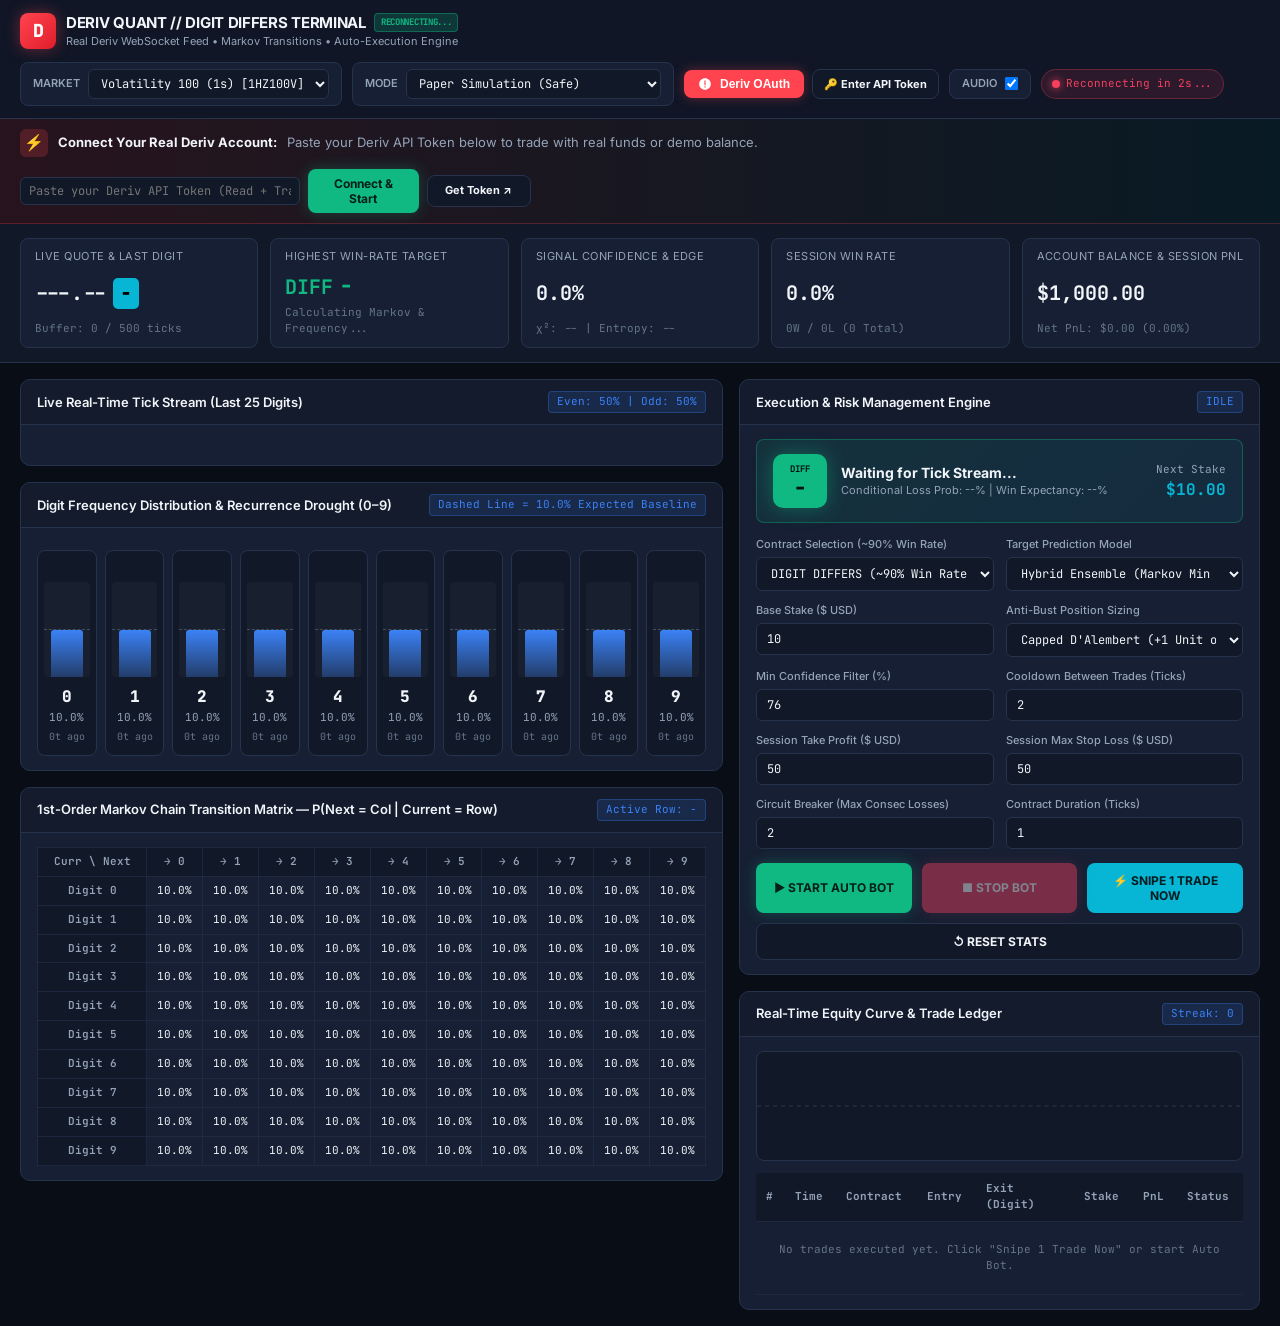
<file: index.html>
<!DOCTYPE html>
<html lang="en">
<head>
  <meta charset="UTF-8" />
  <meta name="viewport" content="width=device-width, initial-scale=1.0" />
  <title>Deriv Quant — Digit Statistics &amp; Real-Time Trading Terminal</title>
  <link rel="preconnect" href="https://fonts.googleapis.com">
  <link rel="preconnect" href="https://fonts.gstatic.com" crossorigin>
  <link href="https://fonts.googleapis.com/css2?family=Inter:wght@400;500;600;700&family=JetBrains+Mono:wght@400;600;700;800&display=swap" rel="stylesheet">
  <link rel="stylesheet" href="styles.css" />
</head>
<body>

  <!-- Top Navigation & Connection Bar -->
  <header class="top-nav">
    <div class="brand">
      <div class="brand-logo">D</div>
      <div>
        <div class="brand-title">
          <span>DERIV QUANT // DIGIT DIFFERS TERMINAL</span>
          <span class="live-pill" id="marketStatusPill">LIVE STREAM ACTIVE</span>
        </div>
        <div class="brand-subtitle">Real Deriv WebSocket Feed • Markov Transitions • Auto-Execution Engine</div>
      </div>
    </div>

    <div class="nav-controls">
      <!-- Market Selector -->
      <div class="control-pill">
        <label for="symbolSelect">Market</label>
        <select id="symbolSelect">
          <option value="1HZ100V" selected>Volatility 100 (1s) [1HZ100V]</option>
          <option value="R_100">Volatility 100 [R_100]</option>
          <option value="1HZ75V">Volatility 75 (1s) [1HZ75V]</option>
          <option value="R_75">Volatility 75 [R_75]</option>
          <option value="1HZ50V">Volatility 50 (1s) [1HZ50V]</option>
          <option value="R_50">Volatility 50 [R_50]</option>
          <option value="1HZ25V">Volatility 25 (1s) [1HZ25V]</option>
          <option value="R_25">Volatility 25 [R_25]</option>
          <option value="1HZ10V">Volatility 10 (1s) [1HZ10V]</option>
          <option value="R_10">Volatility 10 [R_10]</option>
          <option value="JD100">Jump 100 Index [JD100]</option>
        </select>
      </div>

      <!-- Execution Mode: Paper vs Real Account -->
      <div class="control-pill">
        <label for="execModeSelect">Mode</label>
        <select id="execModeSelect">
          <option value="PAPER" selected>Paper Simulation (Safe)</option>
          <option value="LIVE">Real Deriv Account (Live Money)</option>
        </select>
      </div>

      <!-- Logged-in Account Badge & Switcher (Shown when authorized) -->
      <div id="accountPill" class="account-badge-pill" style="display: none;">
        <span id="accountTypeTag" class="account-type-tag tag-demo">DEMO</span>
        <select id="accountSelect" style="background: transparent; border: none; font-weight: 700; color: #fff; padding: 0 4px; font-family: var(--font-mono); cursor: pointer;"></select>
        <span id="headerBalance" class="account-balance-text">$0.00</span>
        <button id="logoutBtn" title="Log out of Deriv" style="background: none; border: none; color: var(--text-muted); cursor: pointer; font-size: 14px; margin-left: 6px;">✕</button>
      </div>

      <!-- Quick Auth Actions -->
      <div id="authActionsGroup" style="display: flex; gap: 8px; align-items: center;">
        <button class="btn-deriv-login" id="derivOAuthBtn" title="Log in via official Deriv login page">
          <svg width="14" height="14" viewBox="0 0 24 24" fill="currentColor">
            <path d="M12 2C6.48 2 2 6.48 2 12s4.48 10 10 10 10-4.48 10-10S17.52 2 12 2zm-1 14h2v2h-2v-2zm0-10h2v8h-2V6z"/>
          </svg>
          Deriv OAuth
        </button>
        <button class="btn btn-secondary" id="openTokenModalBtn" style="padding: 7px 11px; min-width: auto; font-size: 11px;">
          🔑 Enter API Token
        </button>
      </div>

      <!-- Audio FX Toggle -->
      <div class="control-pill" title="Toggle audio sound FX for wins, losses and entries">
        <label for="soundToggle">Audio</label>
        <input type="checkbox" id="soundToggle" checked style="cursor: pointer;" />
      </div>

      <!-- WebSocket Stream Status -->
      <div id="wsStatusBadge" class="status-badge disconnected">
        <span class="status-dot"></span>
        <span id="wsStatusText">Connecting...</span>
      </div>
    </div>
  </header>

  <!-- High-Visibility Deriv Account Connection Bar -->
  <div class="login-banner" id="loginBanner">
    <div class="login-banner-content">
      <div class="login-banner-title">
        <span class="login-banner-icon">⚡</span>
        <div>
          <strong>Connect Your Real Deriv Account:</strong>
          <span style="color: var(--text-secondary); margin-left: 6px;">Paste your Deriv API Token below to trade with real funds or demo balance.</span>
        </div>
      </div>
      <div class="login-banner-form">
        <input type="password" id="bannerTokenInput" placeholder="Paste your Deriv API Token (Read + Trade)..." style="width: 280px;" />
        <button class="btn btn-start" id="bannerConnectBtn" style="min-width: auto; padding: 7px 16px;">
          Connect &amp; Start
        </button>
        <a href="https://app.deriv.com/account/api-token" target="_blank" rel="noopener" class="btn btn-secondary" style="min-width: auto; padding: 7px 12px; font-size: 11px; text-decoration: none;">
          Get Token ↗
        </a>
      </div>
    </div>
  </div>

  <!-- Live Hero Metrics Strip -->
  <section class="ticker-strip">
    <div class="metric-box">
      <div class="metric-label">Live Quote &amp; Last Digit</div>
      <div class="metric-value">
        <span id="livePriceDisplay">---.--</span>
        <span id="liveDigitBadge" class="quote-last-digit">-</span>
      </div>
      <div class="metric-sub" id="tickCountSub">Buffer: 0 / 500 ticks</div>
    </div>

    <div class="metric-box">
      <div class="metric-label">Highest Win-Rate Target</div>
      <div class="metric-value" style="color: var(--accent-emerald);">
        <span id="bestTargetPrefix">DIFF</span> <span id="bestTargetDigit" style="font-size: 24px;">-</span>
      </div>
      <div class="metric-sub" id="bestTargetReason">Calculating Markov &amp; Frequency...</div>
    </div>

    <div class="metric-box">
      <div class="metric-label">Signal Confidence &amp; Edge</div>
      <div class="metric-value" id="confidenceDisplay">0.0%</div>
      <div class="metric-sub" id="chiSquareSub">χ²: -- | Entropy: --</div>
    </div>

    <div class="metric-box">
      <div class="metric-label">Session Win Rate</div>
      <div class="metric-value" id="winRateDisplay">0.0%</div>
      <div class="metric-sub" id="winLossSub">0W / 0L (0 Total)</div>
    </div>

    <div class="metric-box">
      <div class="metric-label">Account Balance &amp; Session PnL</div>
      <div class="metric-value">
        <span id="balanceDisplay">$1,000.00</span>
      </div>
      <div class="metric-sub" id="netPnlDisplay">Net PnL: $0.00 (0.00%)</div>
    </div>
  </section>

  <!-- Main Workspace Two-Column Grid -->
  <main class="workspace-grid">

    <!-- Left Column: Real-Time Digit Statistics & Pattern Recognition -->
    <div class="col-stack">

      <!-- Live Tick Digit Tape -->
      <div class="card">
        <div class="card-header">
          <div class="card-title">
            <span>Live Real-Time Tick Stream (Last 25 Digits)</span>
          </div>
          <span class="card-badge" id="evenOddRatioBadge">Even: 50% | Odd: 50%</span>
        </div>
        <div class="card-body">
          <div class="tick-tape" id="tickTape"></div>
        </div>
      </div>

      <!-- Rolling Digit Distribution & Drought Analyzer (0-9) -->
      <div class="card">
        <div class="card-header">
          <div class="card-title">
            <span>Digit Frequency Distribution &amp; Recurrence Drought (0–9)</span>
          </div>
          <span class="card-badge">Dashed Line = 10.0% Expected Baseline</span>
        </div>
        <div class="card-body">
          <div class="digit-grid" id="digitDistributionGrid"></div>
        </div>
      </div>

      <!-- 1st-Order Markov Transition Matrix Heatmap -->
      <div class="card">
        <div class="card-header">
          <div class="card-title">
            <span>1st-Order Markov Chain Transition Matrix — P(Next = Col | Current = Row)</span>
          </div>
          <span class="card-badge" id="activeMarkovRowBadge">Active Row: -</span>
        </div>
        <div class="card-body markov-container">
          <table class="markov-table" id="markovTable"></table>
        </div>
      </div>

    </div>

    <!-- Right Column: Automated Bot Engine, Risk Manager & Trade Log -->
    <div class="col-stack">

      <!-- Signal & Strategy Controls Card -->
      <div class="card">
        <div class="card-header">
          <div class="card-title">
            <span>Execution &amp; Risk Management Engine</span>
          </div>
          <span class="card-badge" id="botStateBadge">IDLE</span>
        </div>
        <div class="card-body">

          <!-- Live Signal Banner -->
          <div class="signal-banner" style="margin-bottom: 14px;">
            <div class="signal-main">
              <div class="signal-target-box">
                <span id="bannerContractPrefix">DIFF</span>
                <strong id="bannerTargetDigit">-</strong>
              </div>
              <div>
                <div style="font-weight: 700; font-size: 14px;" id="bannerSignalTitle">Waiting for Tick Stream...</div>
                <div style="font-size: 11px; color: var(--text-secondary);" id="bannerSignalSub">
                  Conditional Loss Prob: --% | Win Expectancy: --%
                </div>
              </div>
            </div>
            <div style="text-align: right; font-family: var(--font-mono);">
              <div style="font-size: 11px; color: var(--text-secondary);">Next Stake</div>
              <div style="font-size: 16px; font-weight: 700; color: var(--accent-cyan);" id="nextStakePreview">$10.00</div>
            </div>
          </div>

          <div class="settings-grid">
            <div class="form-group">
              <label for="contractTypeSelect">Contract Selection (~90% Win Rate)</label>
              <select id="contractTypeSelect">
                <option value="DIGITDIFF" selected>DIGIT DIFFERS (~90% Win Rate, ~9.6% Payout)</option>
                <option value="DIGITOVER_0">DIGIT OVER 0 (~90% Win Rate, ~9.6% Payout)</option>
                <option value="DIGITUNDER_9">DIGIT UNDER 9 (~90% Win Rate, ~9.6% Payout)</option>
                <option value="DIGITOVER_1">DIGIT OVER 1 (~80% Win Rate, ~23.5% Payout)</option>
                <option value="DIGITUNDER_8">DIGIT UNDER 8 (~80% Win Rate, ~23.5% Payout)</option>
              </select>
            </div>

            <div class="form-group">
              <label for="strategyModeSelect">Target Prediction Model</label>
              <select id="strategyModeSelect">
                <option value="HYBRID" selected>Hybrid Ensemble (Markov Min + Coldest + Drought)</option>
                <option value="MARKOV_MIN">Lowest Markov Transition P(Next | Current)</option>
                <option value="COLDEST">Coldest Digit (Lowest Rolling Frequency)</option>
                <option value="POST_CLUSTER">Cluster Exhaustion (After 2x Consecutive)</option>
              </select>
            </div>

            <div class="form-group">
              <label for="baseStakeInput">Base Stake ($ USD)</label>
              <input type="number" id="baseStakeInput" value="10" min="0.35" step="0.5" />
            </div>

            <div class="form-group">
              <label for="sizingModeSelect">Anti-Bust Position Sizing</label>
              <select id="sizingModeSelect">
                <option value="DALEMBERT" selected>Capped D'Alembert (+1 Unit on Loss, -1 on Win)</option>
                <option value="FLAT">Flat Stake (Zero Progression - Safest)</option>
                <option value="SPLIT_RECOVERY">3-Step Split Recovery (Capped at 3.5x)</option>
              </select>
            </div>

            <div class="form-group">
              <label for="minConfidenceInput">Min Confidence Filter (%)</label>
              <input type="number" id="minConfidenceInput" value="76" min="50" max="98" step="1" />
            </div>

            <div class="form-group">
              <label for="cooldownTicksInput">Cooldown Between Trades (Ticks)</label>
              <input type="number" id="cooldownTicksInput" value="2" min="1" max="20" step="1" />
            </div>

            <div class="form-group">
              <label for="takeProfitInput">Session Take Profit ($ USD)</label>
              <input type="number" id="takeProfitInput" value="50" min="1" step="1" />
            </div>

            <div class="form-group">
              <label for="stopLossInput">Session Max Stop Loss ($ USD)</label>
              <input type="number" id="stopLossInput" value="50" min="1" step="1" />
            </div>

            <div class="form-group">
              <label for="maxConsecLossesInput">Circuit Breaker (Max Consec Losses)</label>
              <input type="number" id="maxConsecLossesInput" value="2" min="1" max="10" step="1" />
            </div>

            <div class="form-group">
              <label for="durationTicksInput">Contract Duration (Ticks)</label>
              <input type="number" id="durationTicksInput" value="1" min="1" max="10" step="1" />
            </div>
          </div>

          <div class="btn-row">
            <button class="btn btn-start" id="startBotBtn">▶ START AUTO BOT</button>
            <button class="btn btn-stop" id="stopBotBtn" disabled>■ STOP BOT</button>
            <button class="btn btn-snipe" id="manualSnipeBtn">⚡ SNIPE 1 TRADE NOW</button>
            <button class="btn btn-secondary" id="resetSessionBtn">↺ RESET STATS</button>
          </div>
        </div>
      </div>

      <!-- Equity Curve & Execution Log Card -->
      <div class="card">
        <div class="card-header">
          <div class="card-title">
            <span>Real-Time Equity Curve &amp; Trade Ledger</span>
          </div>
          <span class="card-badge" id="streakBadge">Streak: 0</span>
        </div>
        <div class="card-body">
          <div class="equity-canvas-wrap">
            <canvas id="equityCanvas"></canvas>
          </div>

          <div class="table-scroll">
            <table class="trade-table">
              <thead>
                <tr>
                  <th>#</th>
                  <th>Time</th>
                  <th>Contract</th>
                  <th>Entry</th>
                  <th>Exit (Digit)</th>
                  <th>Stake</th>
                  <th>PnL</th>
                  <th>Status</th>
                </tr>
              </thead>
              <tbody id="tradeTableBody">
                <tr>
                  <td colspan="8" style="text-align: center; color: var(--text-muted); padding: 20px;">
                    No trades executed yet. Click "Snipe 1 Trade Now" or start Auto Bot.
                  </td>
                </tr>
              </tbody>
            </table>
          </div>
        </div>
      </div>

    </div>

  </main>

  <!-- API Token Modal -->
  <div class="modal-overlay" id="tokenModal">
    <div class="modal-content">
      <div class="modal-header">
        <div class="modal-title">Deriv Account Authentication</div>
        <button class="modal-close" id="closeTokenModalBtn">×</button>
      </div>
      <p style="font-size: 12px; color: var(--text-secondary); margin-bottom: 14px;">
        To trade with real money or demo funds on Deriv, paste your API token below.
        Tokens can be created in your Deriv settings with <strong>Read</strong> and <strong>Trade</strong> scopes.
      </p>

      <div class="form-group" style="margin-bottom: 12px;">
        <label for="modalTokenInput">Deriv API Token</label>
        <input type="password" id="modalTokenInput" placeholder="Paste your Deriv API token here..." />
      </div>

      <div class="form-group" style="margin-bottom: 16px;">
        <label for="modalAppIdInput">Deriv App ID (Optional, default 1089)</label>
        <input type="number" id="modalAppIdInput" value="1089" />
      </div>

      <div style="display: flex; gap: 10px; justify-content: flex-end;">
        <a href="https://app.deriv.com/account/api-token" target="_blank" rel="noopener" class="btn btn-secondary" style="text-decoration: none; font-size: 11px;">
          Get Token from Deriv ↗
        </a>
        <button class="btn btn-start" id="saveTokenBtn" style="min-width: 140px;">
          Connect Account
        </button>
      </div>
    </div>
  </div>

  <!-- Toast Notification Container -->
  <div id="toastContainer"></div>

  <script src="app.js"></script>
</body>
</html>
</file>
<file: styles.css>
:root {
  --bg-primary: #090d16;
  --bg-secondary: #111827;
  --bg-card: #161f33;
  --bg-card-hover: #1e2942;
  --border-color: #26334d;
  --text-primary: #f1f5f9;
  --text-secondary: #94a3b8;
  --text-muted: #64748b;
  --accent-cyan: #06b6d4;
  --accent-blue: #3b82f6;
  --accent-emerald: #10b981;
  --accent-amber: #f59e0b;
  --accent-rose: #f43f5e;
  --accent-purple: #8b5cf6;
  --deriv-red: #ff444f;
  --font-mono: 'JetBrains Mono', 'Fira Code', Consolas, monospace;
  --font-sans: 'Inter', -apple-system, BlinkMacSystemFont, 'Segoe UI', Roboto, sans-serif;
}

* {
  box-sizing: border-box;
  margin: 0;
  padding: 0;
}

body {
  background-color: var(--bg-primary);
  color: var(--text-primary);
  font-family: var(--font-sans);
  font-size: 13px;
  line-height: 1.45;
  min-height: 100vh;
  overflow-x: hidden;
}

/* Header */
.top-nav {
  display: flex;
  align-items: center;
  justify-content: space-between;
  flex-wrap: wrap;
  gap: 12px;
  padding: 12px 20px;
  background: rgba(17, 24, 39, 0.95);
  backdrop-filter: blur(10px);
  border-bottom: 1px solid var(--border-color);
  position: sticky;
  top: 0;
  z-index: 100;
}

.brand {
  display: flex;
  align-items: center;
  gap: 10px;
}

.brand-logo {
  width: 36px;
  height: 36px;
  border-radius: 8px;
  background: linear-gradient(135deg, var(--deriv-red), #e01e2b);
  display: flex;
  align-items: center;
  justify-content: center;
  font-family: var(--font-mono);
  font-weight: 800;
  font-size: 18px;
  color: #fff;
  box-shadow: 0 0 15px rgba(255, 68, 79, 0.4);
}

.brand-title {
  font-weight: 700;
  font-size: 15px;
  letter-spacing: -0.02em;
  display: flex;
  align-items: center;
  gap: 8px;
}

.brand-title .live-pill {
  font-size: 9px;
  font-family: var(--font-mono);
  background: rgba(16, 185, 129, 0.2);
  color: var(--accent-emerald);
  padding: 2px 6px;
  border-radius: 4px;
  border: 1px solid rgba(16, 185, 129, 0.4);
}

.brand-subtitle {
  font-size: 11px;
  color: var(--text-secondary);
}

.nav-controls {
  display: flex;
  align-items: center;
  gap: 10px;
  flex-wrap: wrap;
}

.control-pill {
  display: flex;
  align-items: center;
  gap: 8px;
  background: var(--bg-card);
  border: 1px solid var(--border-color);
  padding: 6px 12px;
  border-radius: 8px;
}

.control-pill label {
  font-size: 11px;
  color: var(--text-secondary);
  text-transform: uppercase;
  font-weight: 600;
}

select, input[type="number"], input[type="text"], input[type="password"] {
  background: var(--bg-secondary);
  color: var(--text-primary);
  border: 1px solid var(--border-color);
  border-radius: 6px;
  padding: 5px 8px;
  font-size: 12px;
  font-family: var(--font-mono);
  outline: none;
  transition: border-color 0.15s;
}

select:focus, input:focus {
  border-color: var(--accent-cyan);
}

/* High-Visibility Login Banner */
.login-banner {
  background: linear-gradient(90deg, rgba(255, 68, 79, 0.12), rgba(6, 182, 212, 0.08));
  border-bottom: 1px solid rgba(255, 68, 79, 0.25);
  padding: 10px 20px;
}

.login-banner-content {
  max-width: 1800px;
  margin: 0 auto;
  display: flex;
  align-items: center;
  justify-content: space-between;
  flex-wrap: wrap;
  gap: 12px;
}

.login-banner-title {
  display: flex;
  align-items: center;
  gap: 10px;
  font-size: 13px;
}

.login-banner-icon {
  font-size: 16px;
  background: rgba(255, 68, 79, 0.2);
  width: 28px;
  height: 28px;
  border-radius: 6px;
  display: flex;
  align-items: center;
  justify-content: center;
}

.login-banner-form {
  display: flex;
  align-items: center;
  gap: 8px;
  flex-wrap: wrap;
}

/* Deriv Auth Buttons & Account Pill */
.btn-deriv-login {
  background: var(--deriv-red);
  color: #fff;
  font-weight: 700;
  font-size: 12px;
  padding: 7px 14px;
  border-radius: 8px;
  border: none;
  cursor: pointer;
  display: inline-flex;
  align-items: center;
  gap: 8px;
  box-shadow: 0 0 12px rgba(255, 68, 79, 0.35);
  transition: opacity 0.15s, transform 0.1s;
}

.btn-deriv-login:hover {
  opacity: 0.92;
}

.btn-deriv-login:active {
  transform: translateY(1px);
}

.account-badge-pill {
  display: flex;
  align-items: center;
  gap: 8px;
  background: var(--bg-card);
  border: 1px solid rgba(16, 185, 129, 0.5);
  padding: 5px 12px;
  border-radius: 8px;
  box-shadow: 0 0 10px rgba(16, 185, 129, 0.2);
}

.account-type-tag {
  font-family: var(--font-mono);
  font-size: 10px;
  font-weight: 800;
  padding: 2px 6px;
  border-radius: 4px;
  text-transform: uppercase;
}

.tag-real {
  background: rgba(16, 185, 129, 0.25);
  color: var(--accent-emerald);
}

.tag-demo {
  background: rgba(245, 158, 11, 0.25);
  color: var(--accent-amber);
}

.account-balance-text {
  font-family: var(--font-mono);
  font-weight: 700;
  font-size: 13px;
  color: #fff;
}

.status-badge {
  display: flex;
  align-items: center;
  gap: 6px;
  font-family: var(--font-mono);
  font-size: 11px;
  padding: 6px 10px;
  border-radius: 20px;
  background: rgba(16, 185, 129, 0.12);
  color: var(--accent-emerald);
  border: 1px solid rgba(16, 185, 129, 0.3);
}

.status-badge.disconnected {
  background: rgba(244, 63, 94, 0.12);
  color: var(--accent-rose);
  border-color: rgba(244, 63, 94, 0.3);
}

.status-dot {
  width: 8px;
  height: 8px;
  border-radius: 50%;
  background: currentColor;
  box-shadow: 0 0 8px currentColor;
  animation: pulse 1.8s infinite;
}

@keyframes pulse {
  0%, 100% { opacity: 1; }
  50% { opacity: 0.4; }
}

/* Live Ticker Hero Strip */
.ticker-strip {
  display: grid;
  grid-template-columns: repeat(auto-fit, minmax(175px, 1fr));
  gap: 12px;
  padding: 14px 20px;
  background: var(--bg-secondary);
  border-bottom: 1px solid var(--border-color);
}

.metric-box {
  background: var(--bg-card);
  border: 1px solid var(--border-color);
  border-radius: 8px;
  padding: 10px 14px;
  display: flex;
  flex-direction: column;
  justify-content: space-between;
}

.metric-label {
  font-size: 11px;
  color: var(--text-secondary);
  text-transform: uppercase;
  letter-spacing: 0.04em;
  margin-bottom: 4px;
}

.metric-value {
  font-family: var(--font-mono);
  font-size: 20px;
  font-weight: 700;
  color: var(--text-primary);
  display: flex;
  align-items: baseline;
  gap: 6px;
}

.quote-last-digit {
  display: inline-block;
  padding: 1px 7px;
  border-radius: 5px;
  background: var(--accent-cyan);
  color: #000;
  font-weight: 800;
}

.metric-sub {
  font-size: 11px;
  color: var(--text-muted);
  margin-top: 2px;
  font-family: var(--font-mono);
}

/* Main Grid Layout */
.workspace-grid {
  display: grid;
  grid-template-columns: 1.35fr 1fr;
  gap: 16px;
  padding: 16px 20px;
  max-width: 1800px;
  margin: 0 auto;
}

@media (max-width: 1200px) {
  .workspace-grid {
    grid-template-columns: 1fr;
  }
}

.col-stack {
  display: flex;
  flex-direction: column;
  gap: 16px;
}

.card {
  background: var(--bg-card);
  border: 1px solid var(--border-color);
  border-radius: 10px;
  overflow: hidden;
}

.card-header {
  display: flex;
  align-items: center;
  justify-content: space-between;
  padding: 11px 16px;
  background: rgba(17, 24, 39, 0.55);
  border-bottom: 1px solid var(--border-color);
}

.card-title {
  font-weight: 600;
  font-size: 13px;
  display: flex;
  align-items: center;
  gap: 8px;
}

.card-badge {
  font-family: var(--font-mono);
  font-size: 11px;
  padding: 2px 8px;
  border-radius: 4px;
  background: rgba(59, 130, 246, 0.15);
  color: var(--accent-blue);
  border: 1px solid rgba(59, 130, 246, 0.3);
}

.card-body {
  padding: 14px 16px;
}

/* Recent Ticks Stream Tape */
.tick-tape {
  display: flex;
  gap: 6px;
  overflow-x: hidden;
  padding: 6px 0;
  align-items: center;
}

.tick-pill {
  min-width: 32px;
  height: 32px;
  border-radius: 6px;
  display: flex;
  align-items: center;
  justify-content: center;
  font-family: var(--font-mono);
  font-weight: 700;
  font-size: 14px;
  background: var(--bg-secondary);
  border: 1px solid var(--border-color);
  transition: transform 0.15s, background 0.15s;
}

.tick-pill.latest {
  transform: scale(1.1);
  border-color: var(--accent-cyan);
  box-shadow: 0 0 10px rgba(6, 182, 212, 0.4);
}

.tick-pill.target-diff {
  background: rgba(16, 185, 129, 0.18);
  border-color: var(--accent-emerald);
  color: var(--accent-emerald);
}

/* Digit Distribution Bars (0-9) */
.digit-grid {
  display: grid;
  grid-template-columns: repeat(10, 1fr);
  gap: 8px;
  margin-top: 8px;
}

.digit-col {
  display: flex;
  flex-direction: column;
  align-items: center;
  background: var(--bg-secondary);
  border: 1px solid var(--border-color);
  border-radius: 8px;
  padding: 10px 6px;
  position: relative;
  transition: border-color 0.2s, box-shadow 0.2s;
}

.digit-col.active-digit {
  border-color: var(--accent-cyan);
  box-shadow: inset 0 0 10px rgba(6, 182, 212, 0.2);
}

.digit-col.recommended-diff {
  border-color: var(--accent-emerald);
  box-shadow: 0 0 12px rgba(16, 185, 129, 0.25);
}

.digit-col.hot-digit {
  border-color: rgba(244, 63, 94, 0.5);
}

.digit-tag {
  font-size: 9px;
  font-family: var(--font-mono);
  text-transform: uppercase;
  padding: 1px 5px;
  border-radius: 3px;
  margin-bottom: 6px;
  height: 15px;
}

.tag-cold {
  background: rgba(16, 185, 129, 0.2);
  color: var(--accent-emerald);
}

.tag-hot {
  background: rgba(244, 63, 94, 0.2);
  color: var(--accent-rose);
}

.bar-wrapper {
  width: 100%;
  height: 95px;
  background: rgba(255, 255, 255, 0.03);
  border-radius: 4px;
  display: flex;
  align-items: flex-end;
  justify-content: center;
  position: relative;
  overflow: hidden;
  margin-bottom: 8px;
}

.bar-baseline {
  position: absolute;
  bottom: 50%;
  left: 0;
  right: 0;
  border-top: 1px dashed rgba(148, 163, 184, 0.35);
  z-index: 1;
}

.bar-fill {
  width: 70%;
  background: linear-gradient(180deg, var(--accent-blue), rgba(59, 130, 246, 0.3));
  border-radius: 3px 3px 0 0;
  transition: height 0.25s ease;
}

.digit-col.recommended-diff .bar-fill {
  background: linear-gradient(180deg, var(--accent-emerald), rgba(16, 185, 129, 0.3));
}

.digit-col.hot-digit .bar-fill {
  background: linear-gradient(180deg, var(--accent-rose), rgba(244, 63, 94, 0.3));
}

.digit-number {
  font-family: var(--font-mono);
  font-size: 16px;
  font-weight: 800;
  margin-bottom: 2px;
}

.digit-pct {
  font-family: var(--font-mono);
  font-size: 11px;
  color: var(--text-secondary);
}

.digit-drought {
  font-family: var(--font-mono);
  font-size: 10px;
  color: var(--text-muted);
  margin-top: 4px;
}

/* Markov Transition Heatmap */
.markov-container {
  overflow-x: auto;
}

.markov-table {
  width: 100%;
  border-collapse: collapse;
  font-family: var(--font-mono);
  font-size: 11px;
  text-align: center;
}

.markov-table th, .markov-table td {
  padding: 6px 4px;
  border: 1px solid rgba(38, 51, 77, 0.6);
}

.markov-table th {
  background: var(--bg-secondary);
  color: var(--text-secondary);
  font-weight: 600;
}

.markov-row-active {
  outline: 2px solid var(--accent-cyan);
  position: relative;
}

.markov-cell-best {
  outline: 2px solid var(--accent-emerald);
  font-weight: 800;
  color: #fff !important;
}

/* Signal Engine Banner */
.signal-banner {
  display: flex;
  align-items: center;
  justify-content: space-between;
  flex-wrap: wrap;
  gap: 12px;
  padding: 14px 16px;
  border-radius: 8px;
  background: linear-gradient(135deg, rgba(16, 185, 129, 0.12), rgba(6, 182, 212, 0.08));
  border: 1px solid rgba(16, 185, 129, 0.35);
}

.signal-main {
  display: flex;
  align-items: center;
  gap: 14px;
}

.signal-target-box {
  width: 54px;
  height: 54px;
  border-radius: 10px;
  background: var(--accent-emerald);
  color: #04130e;
  display: flex;
  flex-direction: column;
  align-items: center;
  justify-content: center;
  font-family: var(--font-mono);
  box-shadow: 0 0 20px rgba(16, 185, 129, 0.4);
}

.signal-target-box span {
  font-size: 9px;
  font-weight: 700;
  text-transform: uppercase;
}

.signal-target-box strong {
  font-size: 24px;
  line-height: 1;
}

/* Form Settings Grid */
.settings-grid {
  display: grid;
  grid-template-columns: repeat(2, 1fr);
  gap: 12px;
}

.form-group {
  display: flex;
  flex-direction: column;
  gap: 4px;
}

.form-group label {
  font-size: 11px;
  color: var(--text-secondary);
  font-weight: 500;
}

.form-group input, .form-group select {
  width: 100%;
  padding: 7px 10px;
}

/* Buttons */
.btn-row {
  display: flex;
  gap: 10px;
  margin-top: 14px;
  flex-wrap: wrap;
}

.btn {
  flex: 1;
  min-width: 120px;
  padding: 10px 14px;
  border-radius: 8px;
  border: none;
  font-family: var(--font-sans);
  font-weight: 700;
  font-size: 12px;
  cursor: pointer;
  display: inline-flex;
  align-items: center;
  justify-content: center;
  gap: 8px;
  transition: transform 0.1s, opacity 0.15s, box-shadow 0.2s;
}

.btn:active {
  transform: translateY(1px);
}

.btn:disabled {
  opacity: 0.45;
  cursor: not-allowed;
}

.btn-start {
  background: var(--accent-emerald);
  color: #041f17;
  box-shadow: 0 0 15px rgba(16, 185, 129, 0.3);
}

.btn-stop {
  background: var(--accent-rose);
  color: #fff;
  box-shadow: 0 0 15px rgba(244, 63, 94, 0.3);
}

.btn-snipe {
  background: var(--accent-cyan);
  color: #041b20;
}

.btn-secondary {
  background: var(--bg-secondary);
  color: var(--text-primary);
  border: 1px solid var(--border-color);
}

/* Trade History Table */
.table-scroll {
  max-height: 290px;
  overflow-y: auto;
}

.trade-table {
  width: 100%;
  border-collapse: collapse;
  font-family: var(--font-mono);
  font-size: 11px;
}

.trade-table th, .trade-table td {
  padding: 8px 10px;
  text-align: left;
  border-bottom: 1px solid rgba(38, 51, 77, 0.5);
}

.trade-table th {
  color: var(--text-secondary);
  background: var(--bg-secondary);
  position: sticky;
  top: 0;
}

.badge-win {
  background: rgba(16, 185, 129, 0.18);
  color: var(--accent-emerald);
  padding: 2px 6px;
  border-radius: 4px;
  font-weight: 700;
}

.badge-loss {
  background: rgba(244, 63, 94, 0.18);
  color: var(--accent-rose);
  padding: 2px 6px;
  border-radius: 4px;
  font-weight: 700;
}

.badge-open {
  background: rgba(245, 158, 11, 0.18);
  color: var(--accent-amber);
  padding: 2px 6px;
  border-radius: 4px;
  font-weight: 700;
}

.pnl-pos { color: var(--accent-emerald); font-weight: 700; }
.pnl-neg { color: var(--accent-rose); font-weight: 700; }

/* Equity Curve Canvas */
.equity-canvas-wrap {
  width: 100%;
  height: 110px;
  background: var(--bg-secondary);
  border: 1px solid var(--border-color);
  border-radius: 8px;
  margin-bottom: 12px;
  position: relative;
}

canvas#equityCanvas {
  width: 100%;
  height: 100%;
  display: block;
}

/* Modal for API Token / Settings */
.modal-overlay {
  position: fixed;
  top: 0;
  left: 0;
  right: 0;
  bottom: 0;
  background: rgba(0, 0, 0, 0.75);
  backdrop-filter: blur(4px);
  display: none;
  align-items: center;
  justify-content: center;
  z-index: 1000;
}

.modal-content {
  background: var(--bg-card);
  border: 1px solid var(--border-color);
  border-radius: 12px;
  padding: 24px;
  width: 90%;
  max-width: 480px;
  box-shadow: 0 10px 40px rgba(0, 0, 0, 0.6);
}

.modal-header {
  display: flex;
  justify-content: space-between;
  align-items: center;
  margin-bottom: 16px;
}

.modal-title {
  font-size: 16px;
  font-weight: 700;
}

.modal-close {
  background: none;
  border: none;
  color: var(--text-secondary);
  font-size: 20px;
  cursor: pointer;
}

/* Toast Notifications */
#toastContainer {
  position: fixed;
  bottom: 20px;
  right: 20px;
  display: flex;
  flex-direction: column;
  gap: 8px;
  z-index: 2000;
}

.toast {
  background: var(--bg-card);
  border: 1px solid var(--border-color);
  color: var(--text-primary);
  padding: 10px 16px;
  border-radius: 8px;
  font-family: var(--font-mono);
  font-size: 12px;
  box-shadow: 0 4px 15px rgba(0, 0, 0, 0.4);
  animation: slideIn 0.25s ease;
}

.toast.toast-success {
  border-color: var(--accent-emerald);
  color: var(--accent-emerald);
}

.toast.toast-error {
  border-color: var(--accent-rose);
  color: var(--accent-rose);
}

@keyframes slideIn {
  from { transform: translateX(100%); opacity: 0; }
  to { transform: translateX(0); opacity: 1; }
}
</file>
